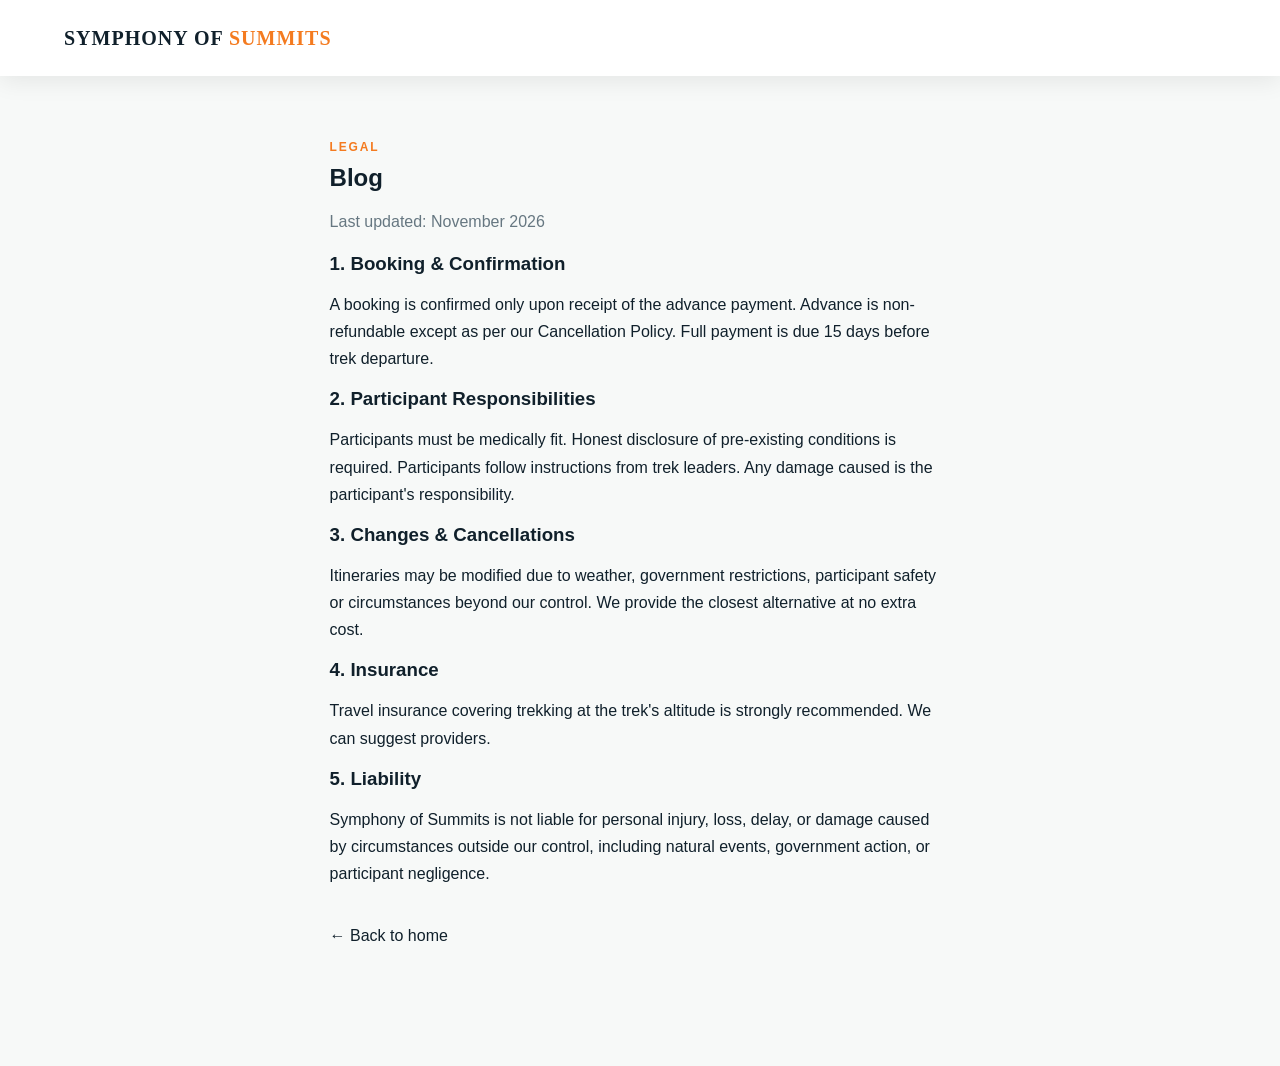
<file: frontend/pages/blog.html>
<!doctype html>
<html lang="en"><head><meta charset="utf-8"><title>Blog — Symphony of Summits</title>
<link rel="stylesheet" href="../css/style.css"><meta name="viewport" content="width=device-width,initial-scale=1"></head>
<body><nav class="nav scrolled" id="nav"><a class="logo" href="../">SYMPHONY OF <span>SUMMITS</span></a></nav>
<section style="padding-top:140px;max-width:800px;margin:auto">
<div class="kicker">Legal</div><h1>Blog</h1>
<p style="color:var(--muted);line-height:1.8">Last updated: November 2026</p>
<h3>1. Booking & Confirmation</h3>
<p style="line-height:1.7">A booking is confirmed only upon receipt of the advance payment. Advance is non-refundable except as per our Cancellation Policy. Full payment is due 15 days before trek departure.</p>
<h3>2. Participant Responsibilities</h3>
<p style="line-height:1.7">Participants must be medically fit. Honest disclosure of pre-existing conditions is required. Participants follow instructions from trek leaders. Any damage caused is the participant's responsibility.</p>
<h3>3. Changes & Cancellations</h3>
<p style="line-height:1.7">Itineraries may be modified due to weather, government restrictions, participant safety or circumstances beyond our control. We provide the closest alternative at no extra cost.</p>
<h3>4. Insurance</h3>
<p style="line-height:1.7">Travel insurance covering trekking at the trek's altitude is strongly recommended. We can suggest providers.</p>
<h3>5. Liability</h3>
<p style="line-height:1.7">Symphony of Summits is not liable for personal injury, loss, delay, or damage caused by circumstances outside our control, including natural events, government action, or participant negligence.</p>
<p style="margin-top:40px"><a href="../">← Back to home</a></p>
</section></body></html>
</file>
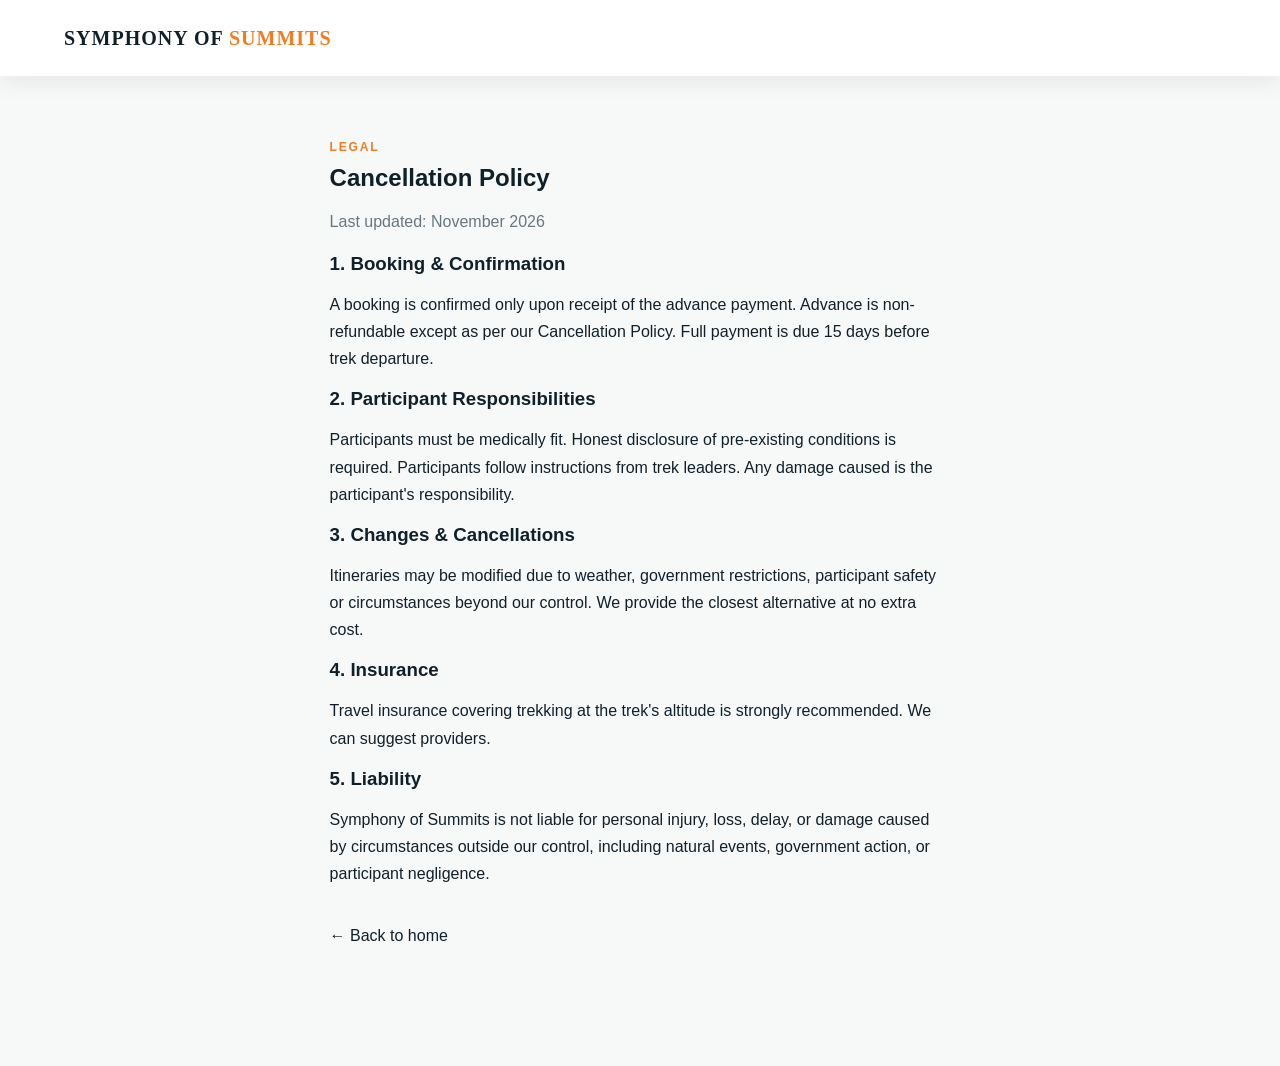
<file: frontend/pages/cancellation.html>
<!doctype html>
<html lang="en"><head><meta charset="utf-8"><title>Cancellation Policy — Symphony of Summits</title>
<link rel="stylesheet" href="../css/style.css"><meta name="viewport" content="width=device-width,initial-scale=1"></head>
<body><nav class="nav scrolled" id="nav"><a class="logo" href="../">SYMPHONY OF <span>SUMMITS</span></a></nav>
<section style="padding-top:140px;max-width:800px;margin:auto">
<div class="kicker">Legal</div><h1>Cancellation Policy</h1>
<p style="color:var(--muted);line-height:1.8">Last updated: November 2026</p>
<h3>1. Booking & Confirmation</h3>
<p style="line-height:1.7">A booking is confirmed only upon receipt of the advance payment. Advance is non-refundable except as per our Cancellation Policy. Full payment is due 15 days before trek departure.</p>
<h3>2. Participant Responsibilities</h3>
<p style="line-height:1.7">Participants must be medically fit. Honest disclosure of pre-existing conditions is required. Participants follow instructions from trek leaders. Any damage caused is the participant's responsibility.</p>
<h3>3. Changes & Cancellations</h3>
<p style="line-height:1.7">Itineraries may be modified due to weather, government restrictions, participant safety or circumstances beyond our control. We provide the closest alternative at no extra cost.</p>
<h3>4. Insurance</h3>
<p style="line-height:1.7">Travel insurance covering trekking at the trek's altitude is strongly recommended. We can suggest providers.</p>
<h3>5. Liability</h3>
<p style="line-height:1.7">Symphony of Summits is not liable for personal injury, loss, delay, or damage caused by circumstances outside our control, including natural events, government action, or participant negligence.</p>
<p style="margin-top:40px"><a href="../">← Back to home</a></p>
</section></body></html>
</file>
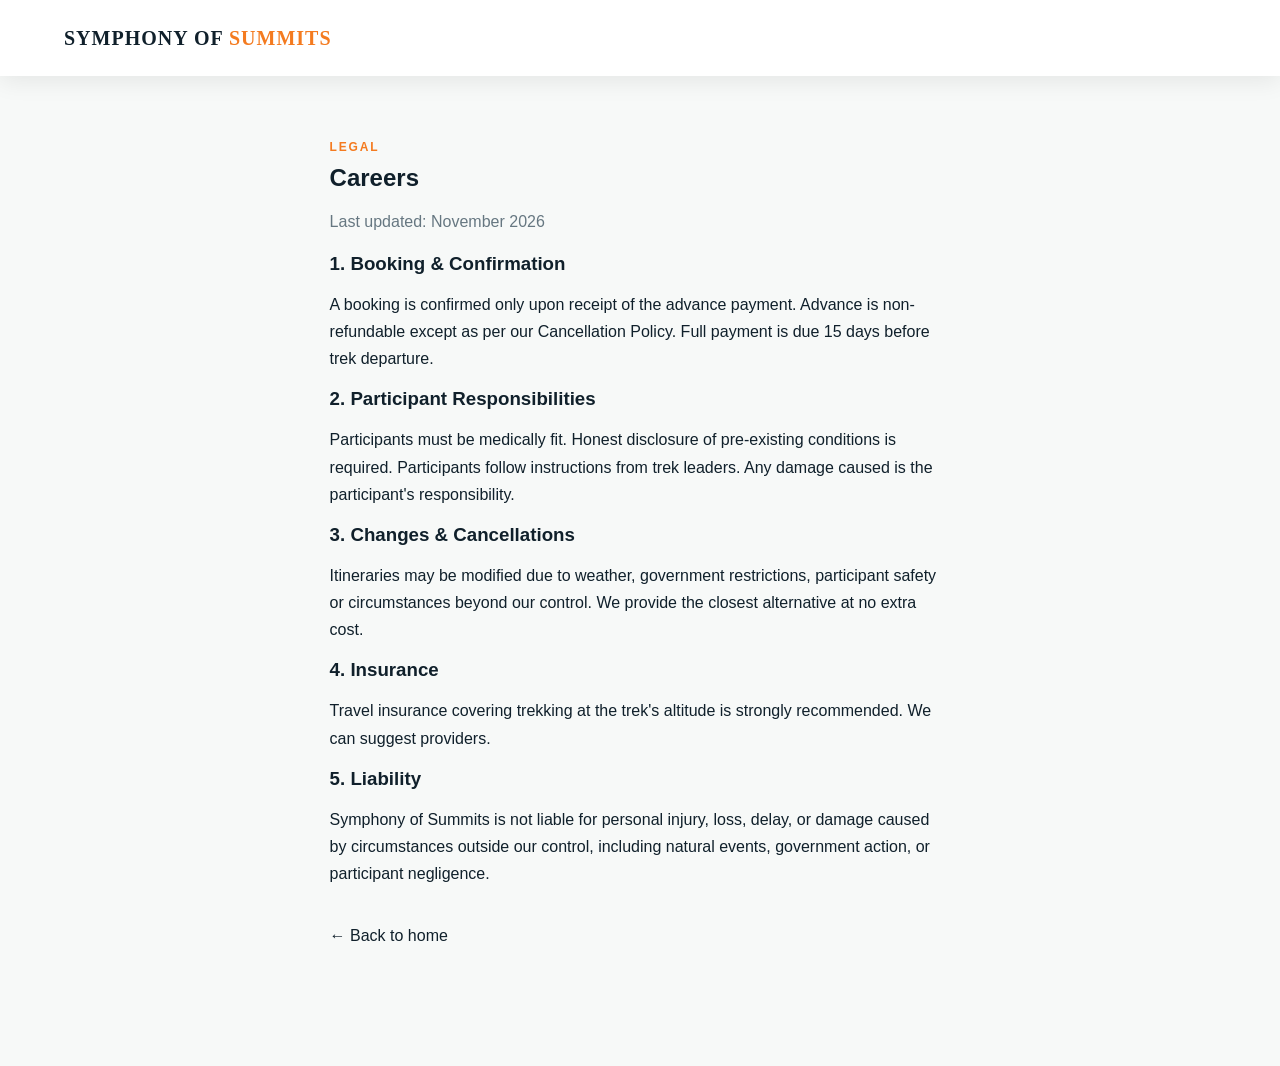
<file: frontend/pages/careers.html>
<!doctype html>
<html lang="en"><head><meta charset="utf-8"><title>Careers — Symphony of Summits</title>
<link rel="stylesheet" href="../css/style.css"><meta name="viewport" content="width=device-width,initial-scale=1"></head>
<body><nav class="nav scrolled" id="nav"><a class="logo" href="../">SYMPHONY OF <span>SUMMITS</span></a></nav>
<section style="padding-top:140px;max-width:800px;margin:auto">
<div class="kicker">Legal</div><h1>Careers</h1>
<p style="color:var(--muted);line-height:1.8">Last updated: November 2026</p>
<h3>1. Booking & Confirmation</h3>
<p style="line-height:1.7">A booking is confirmed only upon receipt of the advance payment. Advance is non-refundable except as per our Cancellation Policy. Full payment is due 15 days before trek departure.</p>
<h3>2. Participant Responsibilities</h3>
<p style="line-height:1.7">Participants must be medically fit. Honest disclosure of pre-existing conditions is required. Participants follow instructions from trek leaders. Any damage caused is the participant's responsibility.</p>
<h3>3. Changes & Cancellations</h3>
<p style="line-height:1.7">Itineraries may be modified due to weather, government restrictions, participant safety or circumstances beyond our control. We provide the closest alternative at no extra cost.</p>
<h3>4. Insurance</h3>
<p style="line-height:1.7">Travel insurance covering trekking at the trek's altitude is strongly recommended. We can suggest providers.</p>
<h3>5. Liability</h3>
<p style="line-height:1.7">Symphony of Summits is not liable for personal injury, loss, delay, or damage caused by circumstances outside our control, including natural events, government action, or participant negligence.</p>
<p style="margin-top:40px"><a href="../">← Back to home</a></p>
</section></body></html>
</file>
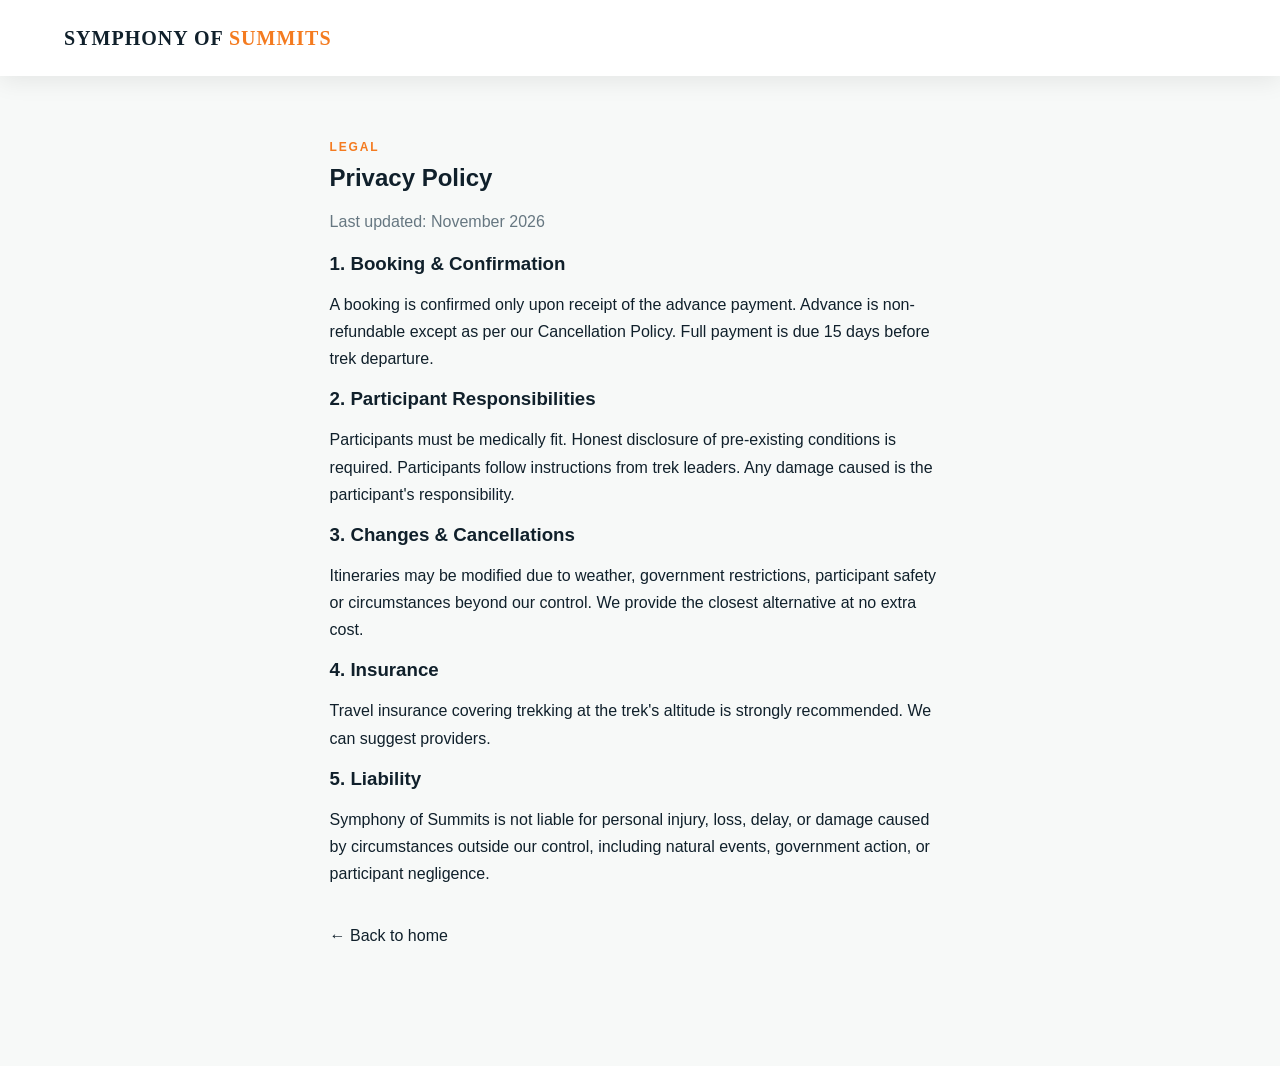
<file: frontend/pages/privacy.html>
<!doctype html>
<html lang="en"><head><meta charset="utf-8"><title>Privacy Policy — Symphony of Summits</title>
<link rel="stylesheet" href="../css/style.css"><meta name="viewport" content="width=device-width,initial-scale=1"></head>
<body><nav class="nav scrolled" id="nav"><a class="logo" href="../">SYMPHONY OF <span>SUMMITS</span></a></nav>
<section style="padding-top:140px;max-width:800px;margin:auto">
<div class="kicker">Legal</div><h1>Privacy Policy</h1>
<p style="color:var(--muted);line-height:1.8">Last updated: November 2026</p>
<h3>1. Booking & Confirmation</h3>
<p style="line-height:1.7">A booking is confirmed only upon receipt of the advance payment. Advance is non-refundable except as per our Cancellation Policy. Full payment is due 15 days before trek departure.</p>
<h3>2. Participant Responsibilities</h3>
<p style="line-height:1.7">Participants must be medically fit. Honest disclosure of pre-existing conditions is required. Participants follow instructions from trek leaders. Any damage caused is the participant's responsibility.</p>
<h3>3. Changes & Cancellations</h3>
<p style="line-height:1.7">Itineraries may be modified due to weather, government restrictions, participant safety or circumstances beyond our control. We provide the closest alternative at no extra cost.</p>
<h3>4. Insurance</h3>
<p style="line-height:1.7">Travel insurance covering trekking at the trek's altitude is strongly recommended. We can suggest providers.</p>
<h3>5. Liability</h3>
<p style="line-height:1.7">Symphony of Summits is not liable for personal injury, loss, delay, or damage caused by circumstances outside our control, including natural events, government action, or participant negligence.</p>
<p style="margin-top:40px"><a href="../">← Back to home</a></p>
</section></body></html>
</file>
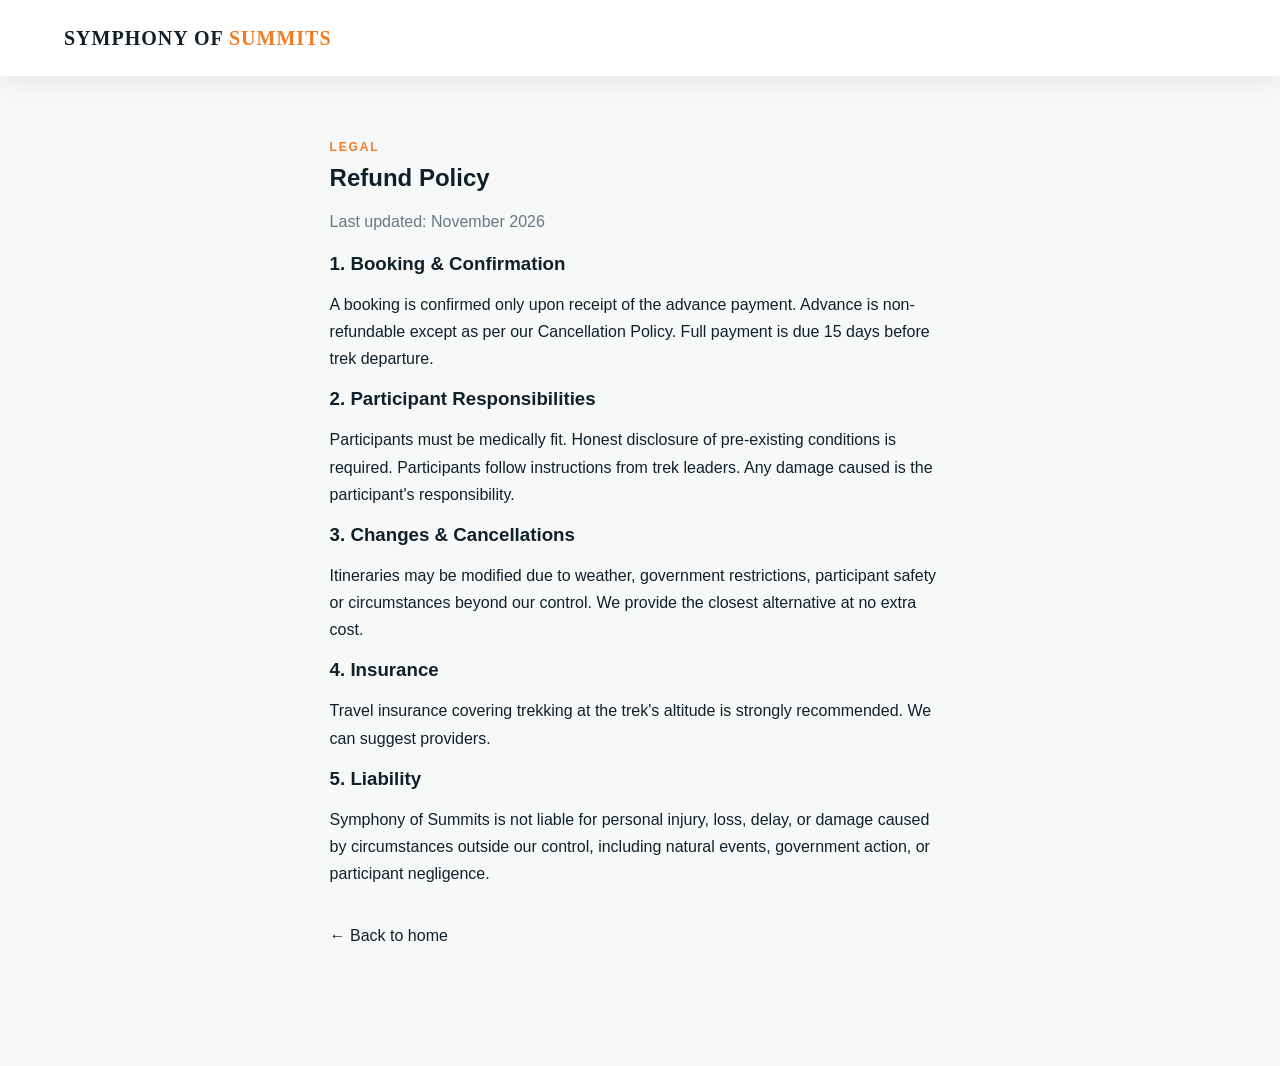
<file: frontend/pages/refund.html>
<!doctype html>
<html lang="en"><head><meta charset="utf-8"><title>Refund Policy — Symphony of Summits</title>
<link rel="stylesheet" href="../css/style.css"><meta name="viewport" content="width=device-width,initial-scale=1"></head>
<body><nav class="nav scrolled" id="nav"><a class="logo" href="../">SYMPHONY OF <span>SUMMITS</span></a></nav>
<section style="padding-top:140px;max-width:800px;margin:auto">
<div class="kicker">Legal</div><h1>Refund Policy</h1>
<p style="color:var(--muted);line-height:1.8">Last updated: November 2026</p>
<h3>1. Booking & Confirmation</h3>
<p style="line-height:1.7">A booking is confirmed only upon receipt of the advance payment. Advance is non-refundable except as per our Cancellation Policy. Full payment is due 15 days before trek departure.</p>
<h3>2. Participant Responsibilities</h3>
<p style="line-height:1.7">Participants must be medically fit. Honest disclosure of pre-existing conditions is required. Participants follow instructions from trek leaders. Any damage caused is the participant's responsibility.</p>
<h3>3. Changes & Cancellations</h3>
<p style="line-height:1.7">Itineraries may be modified due to weather, government restrictions, participant safety or circumstances beyond our control. We provide the closest alternative at no extra cost.</p>
<h3>4. Insurance</h3>
<p style="line-height:1.7">Travel insurance covering trekking at the trek's altitude is strongly recommended. We can suggest providers.</p>
<h3>5. Liability</h3>
<p style="line-height:1.7">Symphony of Summits is not liable for personal injury, loss, delay, or damage caused by circumstances outside our control, including natural events, government action, or participant negligence.</p>
<p style="margin-top:40px"><a href="../">← Back to home</a></p>
</section></body></html>
</file>
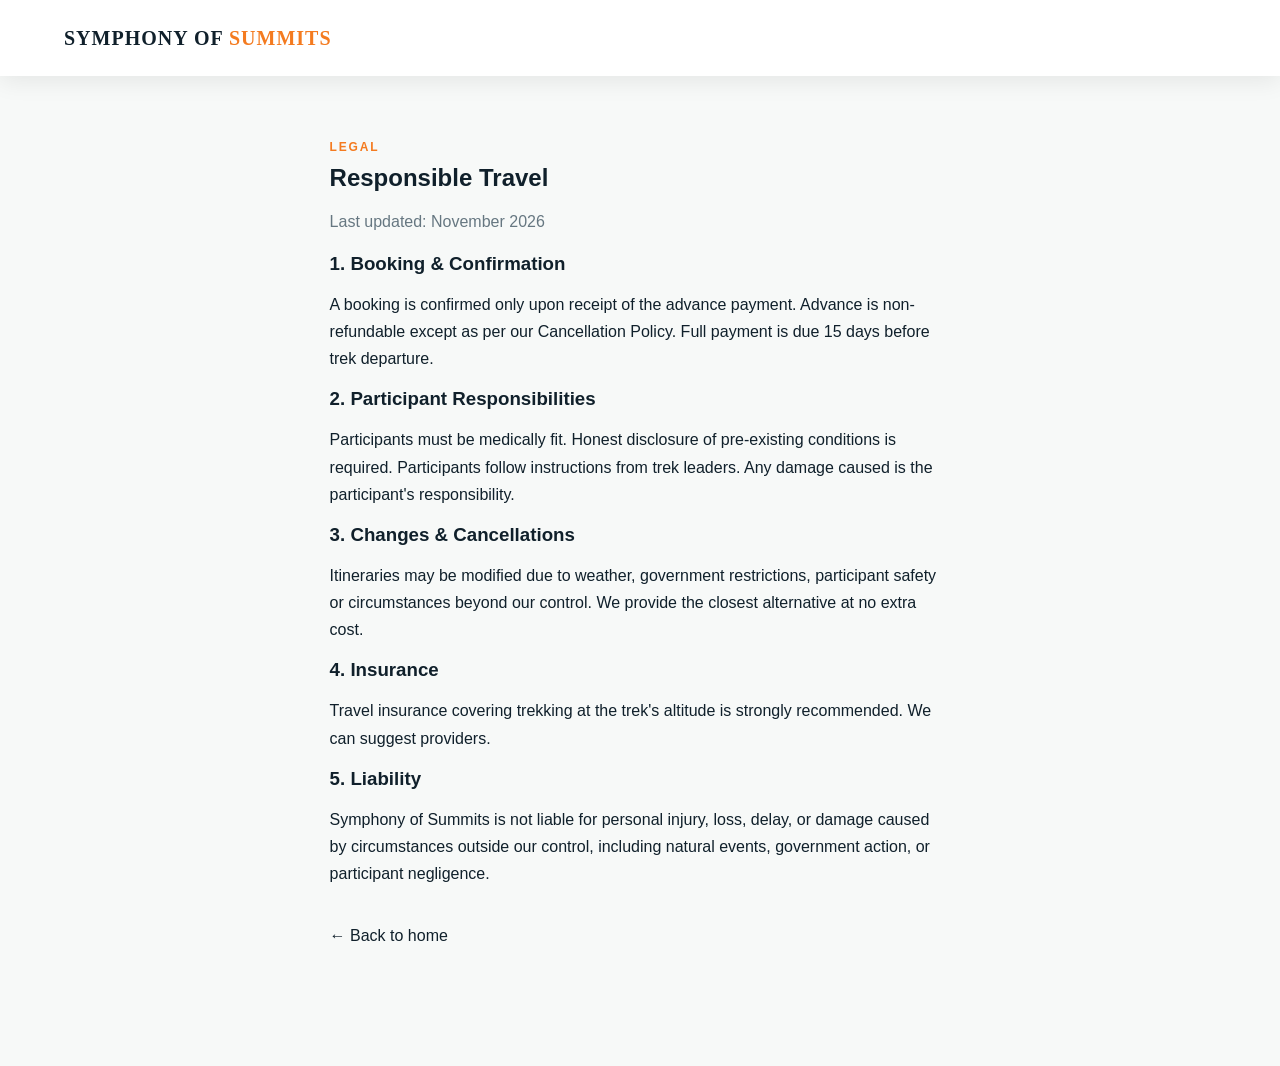
<file: frontend/pages/responsible-travel.html>
<!doctype html>
<html lang="en"><head><meta charset="utf-8"><title>Responsible Travel — Symphony of Summits</title>
<link rel="stylesheet" href="../css/style.css"><meta name="viewport" content="width=device-width,initial-scale=1"></head>
<body><nav class="nav scrolled" id="nav"><a class="logo" href="../">SYMPHONY OF <span>SUMMITS</span></a></nav>
<section style="padding-top:140px;max-width:800px;margin:auto">
<div class="kicker">Legal</div><h1>Responsible Travel</h1>
<p style="color:var(--muted);line-height:1.8">Last updated: November 2026</p>
<h3>1. Booking & Confirmation</h3>
<p style="line-height:1.7">A booking is confirmed only upon receipt of the advance payment. Advance is non-refundable except as per our Cancellation Policy. Full payment is due 15 days before trek departure.</p>
<h3>2. Participant Responsibilities</h3>
<p style="line-height:1.7">Participants must be medically fit. Honest disclosure of pre-existing conditions is required. Participants follow instructions from trek leaders. Any damage caused is the participant's responsibility.</p>
<h3>3. Changes & Cancellations</h3>
<p style="line-height:1.7">Itineraries may be modified due to weather, government restrictions, participant safety or circumstances beyond our control. We provide the closest alternative at no extra cost.</p>
<h3>4. Insurance</h3>
<p style="line-height:1.7">Travel insurance covering trekking at the trek's altitude is strongly recommended. We can suggest providers.</p>
<h3>5. Liability</h3>
<p style="line-height:1.7">Symphony of Summits is not liable for personal injury, loss, delay, or damage caused by circumstances outside our control, including natural events, government action, or participant negligence.</p>
<p style="margin-top:40px"><a href="../">← Back to home</a></p>
</section></body></html>
</file>
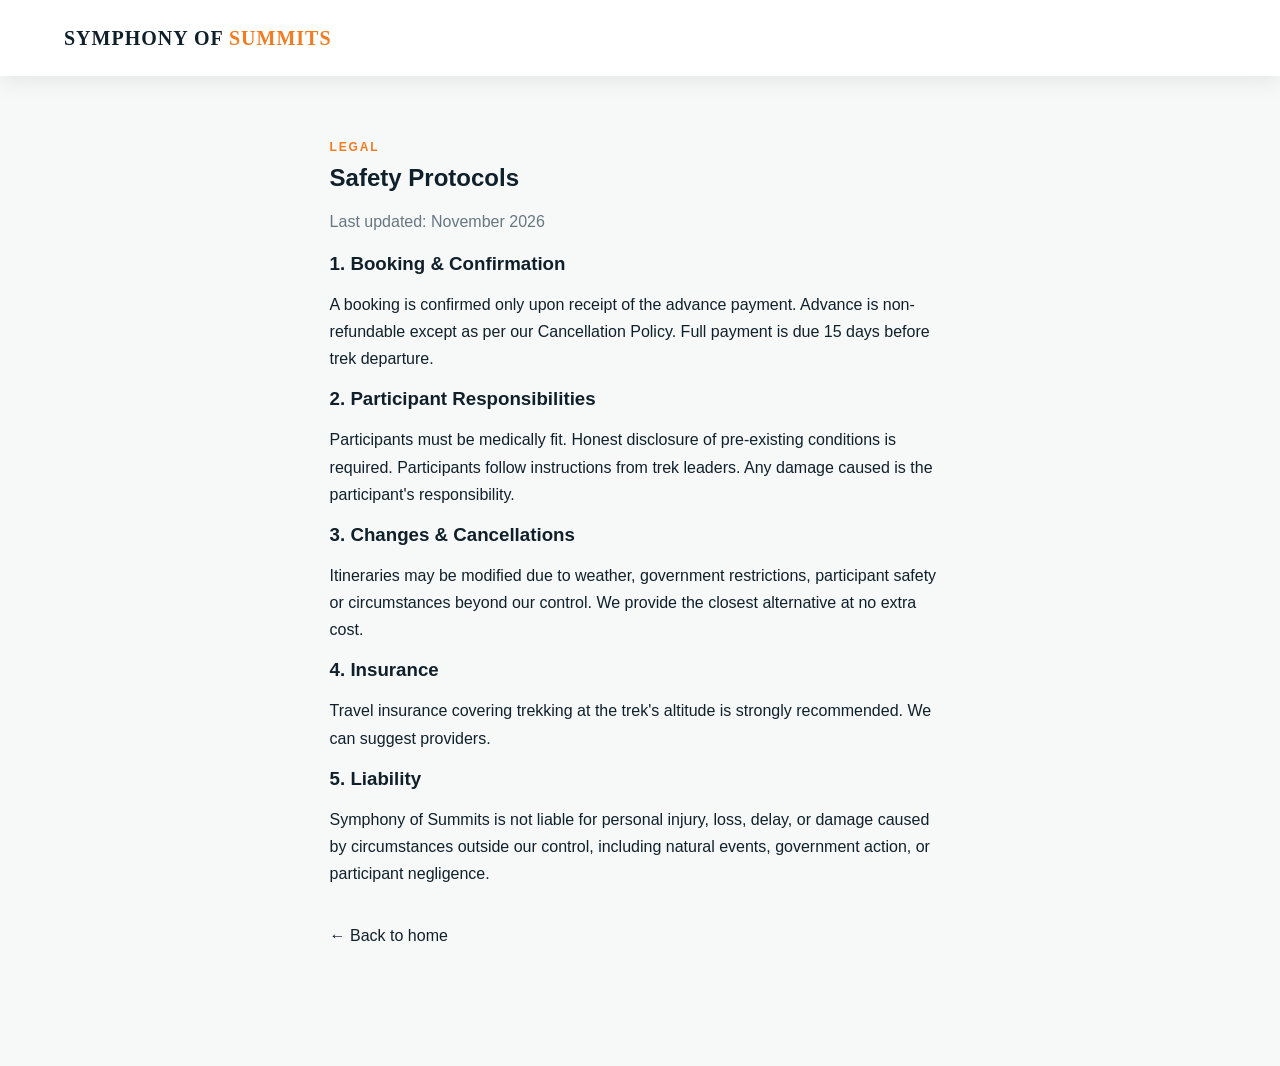
<file: frontend/pages/safety.html>
<!doctype html>
<html lang="en"><head><meta charset="utf-8"><title>Safety Protocols — Symphony of Summits</title>
<link rel="stylesheet" href="../css/style.css"><meta name="viewport" content="width=device-width,initial-scale=1"></head>
<body><nav class="nav scrolled" id="nav"><a class="logo" href="../">SYMPHONY OF <span>SUMMITS</span></a></nav>
<section style="padding-top:140px;max-width:800px;margin:auto">
<div class="kicker">Legal</div><h1>Safety Protocols</h1>
<p style="color:var(--muted);line-height:1.8">Last updated: November 2026</p>
<h3>1. Booking & Confirmation</h3>
<p style="line-height:1.7">A booking is confirmed only upon receipt of the advance payment. Advance is non-refundable except as per our Cancellation Policy. Full payment is due 15 days before trek departure.</p>
<h3>2. Participant Responsibilities</h3>
<p style="line-height:1.7">Participants must be medically fit. Honest disclosure of pre-existing conditions is required. Participants follow instructions from trek leaders. Any damage caused is the participant's responsibility.</p>
<h3>3. Changes & Cancellations</h3>
<p style="line-height:1.7">Itineraries may be modified due to weather, government restrictions, participant safety or circumstances beyond our control. We provide the closest alternative at no extra cost.</p>
<h3>4. Insurance</h3>
<p style="line-height:1.7">Travel insurance covering trekking at the trek's altitude is strongly recommended. We can suggest providers.</p>
<h3>5. Liability</h3>
<p style="line-height:1.7">Symphony of Summits is not liable for personal injury, loss, delay, or damage caused by circumstances outside our control, including natural events, government action, or participant negligence.</p>
<p style="margin-top:40px"><a href="../">← Back to home</a></p>
</section></body></html>
</file>
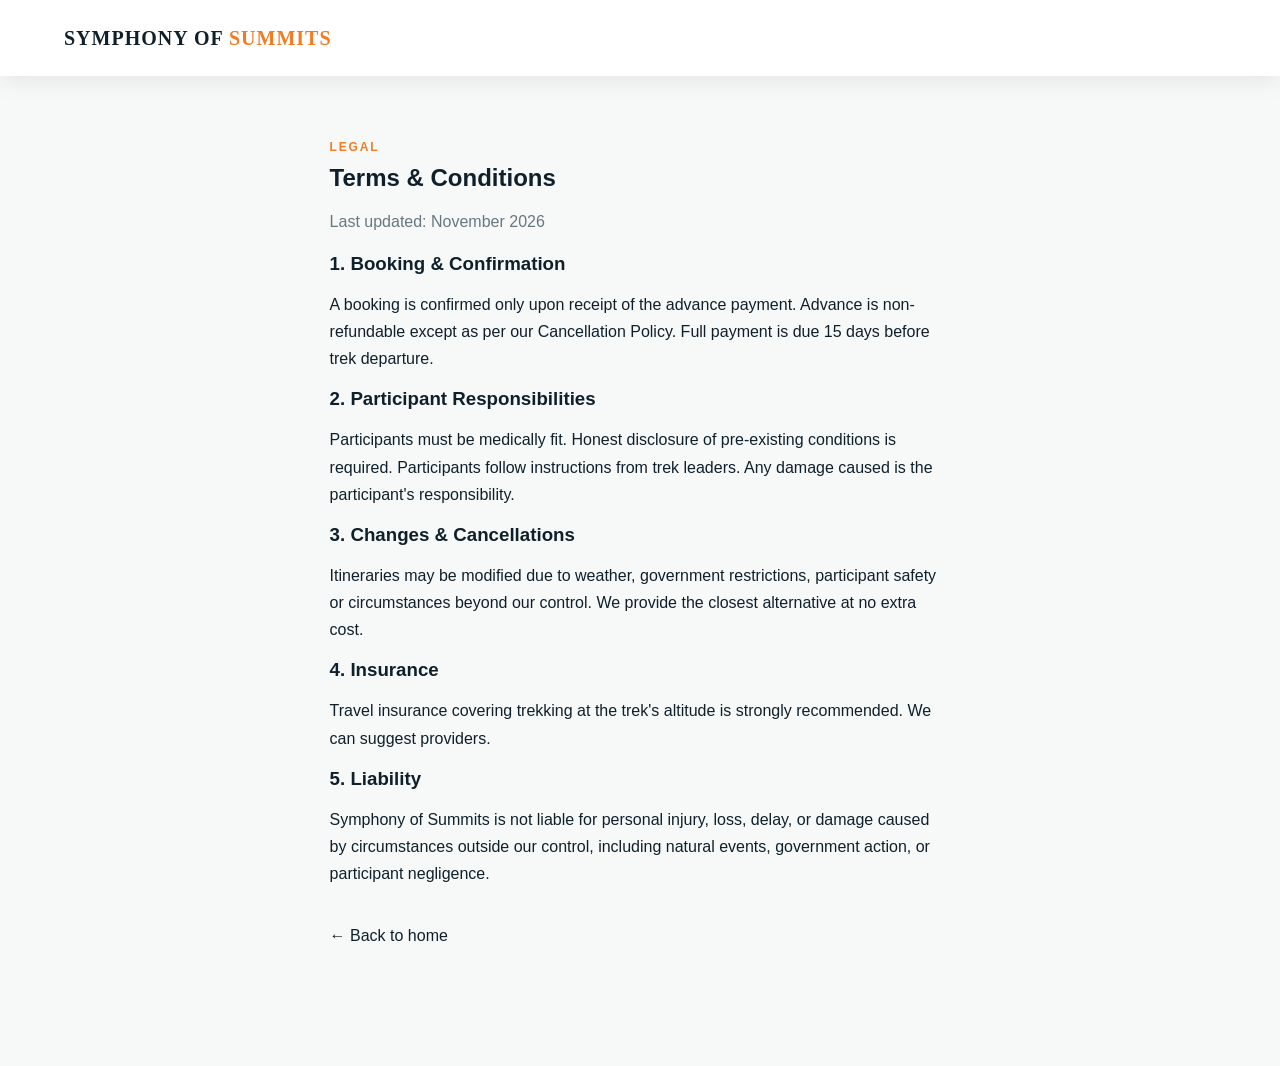
<file: frontend/pages/terms.html>
<!doctype html>
<html lang="en"><head><meta charset="utf-8"><title>Terms & Conditions — Symphony of Summits</title>
<link rel="stylesheet" href="../css/style.css"><meta name="viewport" content="width=device-width,initial-scale=1"></head>
<body><nav class="nav scrolled" id="nav"><a class="logo" href="../">SYMPHONY OF <span>SUMMITS</span></a></nav>
<section style="padding-top:140px;max-width:800px;margin:auto">
<div class="kicker">Legal</div><h1>Terms & Conditions</h1>
<p style="color:var(--muted);line-height:1.8">Last updated: November 2026</p>
<h3>1. Booking & Confirmation</h3>
<p style="line-height:1.7">A booking is confirmed only upon receipt of the advance payment. Advance is non-refundable except as per our Cancellation Policy. Full payment is due 15 days before trek departure.</p>
<h3>2. Participant Responsibilities</h3>
<p style="line-height:1.7">Participants must be medically fit. Honest disclosure of pre-existing conditions is required. Participants follow instructions from trek leaders. Any damage caused is the participant's responsibility.</p>
<h3>3. Changes & Cancellations</h3>
<p style="line-height:1.7">Itineraries may be modified due to weather, government restrictions, participant safety or circumstances beyond our control. We provide the closest alternative at no extra cost.</p>
<h3>4. Insurance</h3>
<p style="line-height:1.7">Travel insurance covering trekking at the trek's altitude is strongly recommended. We can suggest providers.</p>
<h3>5. Liability</h3>
<p style="line-height:1.7">Symphony of Summits is not liable for personal injury, loss, delay, or damage caused by circumstances outside our control, including natural events, government action, or participant negligence.</p>
<p style="margin-top:40px"><a href="../">← Back to home</a></p>
</section></body></html>
</file>
<file: frontend/css/style.css>
/* ================================================================
   SYMPHONY OF SUMMITS — site stylesheet
   ================================================================ */
:root {
  --blue: #075b8e;
  --blue2: #0b7eb8;
  --orange: #f47b20;
  --ink: #10202b;
  --muted: #667781;
  --paper: #f7f9f8;
  --white: #fff;
  --line: #e4ebee;
  --wa: #25d366;
  --shadow: 0 18px 50px rgba(13, 38, 52, .11);
}

* { box-sizing: border-box; }
html { scroll-behavior: smooth; }
body {
  margin: 0;
  font-family: "DM Sans", -apple-system, BlinkMacSystemFont, sans-serif;
  color: var(--ink);
  background: var(--paper);
  overflow-x: hidden;
}
h1, h2, h3, h4 { font-family: Manrope, sans-serif; margin: 0; }
a { text-decoration: none; color: inherit; }
img { max-width: 100%; display: block; }

/* ----- NAV ----- */
.nav {
  position: fixed; z-index: 20; top: 0; left: 0; right: 0; height: 76px;
  display: flex; align-items: center; justify-content: space-between;
  padding: 0 5vw; color: #fff;
  background: linear-gradient(180deg, rgba(3, 22, 33, .72), transparent);
  transition: .25s;
}
.nav.scrolled { background: rgba(255, 255, 255, .96); color: var(--ink); box-shadow: 0 5px 25px rgba(0, 0, 0, .08); }
.logo { font: 800 20px Manrope; letter-spacing: .05em; }
.logo span { color: var(--orange); }
.links { display: flex; gap: 24px; font-size: 14px; font-weight: 600; }
.links a { position: relative; }
.links a::after {
  content: ""; position: absolute; left: 0; bottom: -4px; height: 2px; width: 0;
  background: var(--orange); transition: width .2s;
}
.links a:hover::after { width: 100%; }
.nav-actions { display: flex; gap: 10px; align-items: center; }
.pill {
  border: 1px solid rgba(255, 255, 255, .5); padding: 9px 13px; border-radius: 999px;
  font-size: 13px; background: transparent; color: inherit; cursor: pointer;
}
.scrolled .pill { border-color: var(--line); }
.btn {
  display: inline-flex; align-items: center; justify-content: center;
  border: 0; border-radius: 999px; padding: 13px 21px; background: var(--orange);
  color: #fff; font-weight: 700; cursor: pointer; font-family: inherit; font-size: 14px;
  transition: transform .15s, box-shadow .15s;
}
.btn:hover { transform: translateY(-2px); box-shadow: 0 10px 30px rgba(244, 123, 32, .35); }
.btn.blue { background: var(--blue); }
.btn.blue:hover { box-shadow: 0 10px 30px rgba(7, 91, 142, .35); }
.btn.ghost { background: transparent; border: 1px solid currentColor; }

/* ----- HERO ----- */
.hero {
  min-height: 780px; height: auto; position: relative; overflow: hidden; color: #fff; background: #123;
}
.hero::before {
  content: ""; position: absolute; inset: 0;
  background:
    linear-gradient(90deg, rgba(2, 20, 30, .78), rgba(2, 20, 30, .18)),
    linear-gradient(0deg, rgba(2, 20, 30, .55), transparent 55%),
    url("https://images.unsplash.com/photo-1544735716-392fe2489ffa?auto=format&fit=crop&w=2200&q=85") center/cover;
}
.hero-content { position: relative; z-index: 2; max-width: 850px; padding: 210px 7vw 130px; }
.eyebrow {
  font-size: 12px; letter-spacing: .18em; text-transform: uppercase; font-weight: 700;
  color: #ffd2b0; margin-bottom: 18px;
}
.hero h1 {
  font-size: clamp(50px, 7vw, 100px); line-height: .92; letter-spacing: -.055em; max-width: 820px;
}
.hero p {
  font-size: 20px; max-width: 560px; line-height: 1.55; color: #e7eef1; margin: 25px 0 32px;
}
.hero-buttons { display: flex; gap: 12px; flex-wrap: wrap; }
.scroll {
  display: none; /* hidden: overlapped the buttons and search bar */
  position: absolute; bottom: 110px; right: 7vw;
  font-size: 12px; letter-spacing: .16em; text-transform: uppercase; opacity: .75;
}

/* ----- SEARCHBAR ----- */
.searchbar {
  position: relative; z-index: 4; margin: -45px auto 0; width: min(1100px, 90%);
  background: #fff; border-radius: 18px; box-shadow: var(--shadow); padding: 14px;
  display: grid; grid-template-columns: 1.1fr 1fr 1fr auto; gap: 8px;
}
.field {
  padding: 14px 15px; border: 1px solid var(--line); border-radius: 12px; background: #fbfcfc;
}
.field small { display: block; color: var(--muted); font-size: 11px; margin-bottom: 4px; }
.field strong { font-size: 14px; }
.field select {
  border: 0; background: none; font: inherit; font-weight: 700; outline: none; width: 100%;
}

/* ----- SECTIONS ----- */
section { padding: 105px 7vw; }
.section-head {
  display: flex; justify-content: space-between; align-items: end; gap: 30px; margin-bottom: 36px;
}
.section-head p { max-width: 540px; color: var(--muted); line-height: 1.6; }
.kicker {
  color: var(--orange); font-weight: 800; font-size: 12px; text-transform: uppercase;
  letter-spacing: .15em; margin-bottom: 10px;
}

/* ----- CATEGORY CHIPS (trekupindia-style) ----- */
.chips { display: flex; gap: 10px; flex-wrap: wrap; margin-bottom: 32px; }
.chip {
  padding: 10px 18px; border-radius: 999px; border: 1px solid var(--line);
  background: #fff; cursor: pointer; font: inherit; font-size: 13px; font-weight: 600;
  color: var(--ink); transition: .15s;
}
.chip:hover { border-color: var(--orange); color: var(--orange); }
.chip.active { background: var(--ink); color: #fff; border-color: var(--ink); }

/* ----- TRIP GRID ----- */
.grid { display: grid; grid-template-columns: repeat(3, 1fr); gap: 22px; }
.card {
  background: #fff; border-radius: 20px; overflow: hidden;
  box-shadow: 0 8px 30px rgba(18, 47, 61, .06); border: 1px solid #edf1f2;
  transition: transform .2s, box-shadow .2s;
}
.card:hover { transform: translateY(-4px); box-shadow: 0 20px 50px rgba(18, 47, 61, .12); }
.trip-img {
  height: 260px; background-size: cover; background-position: center; position: relative;
}
.badge {
  position: absolute; top: 15px; left: 15px; background: rgba(255, 255, 255, .94);
  padding: 7px 10px; border-radius: 999px; font-size: 11px; font-weight: 800;
}
.badge.hot { background: var(--orange); color: #fff; }
.badge.few { background: #ff5a5a; color: #fff; }
.card-body { padding: 22px; }
.meta { display: flex; gap: 10px; color: var(--muted); font-size: 12px; margin: 9px 0 15px; }
.meta span::after { content: " ·"; }
.meta span:last-child::after { content: ""; }
.price {
  display: flex; justify-content: space-between; align-items: center;
  border-top: 1px solid var(--line); padding-top: 16px; margin-top: 14px;
}
.price strong { font-size: 18px; }
.price small { color: var(--muted); font-size: 11px; display: block; }
.arrow {
  width: 40px; height: 40px; border-radius: 50%; background: #eef6fa;
  display: grid; place-items: center; color: var(--blue); font-weight: 800;
  border: 0; cursor: pointer; transition: .2s;
}
.arrow:hover { background: var(--blue); color: #fff; }

/* ----- DEPARTURES (TrekUpIndia-style batches list) ----- */
.departures { display: flex; flex-direction: column; gap: 10px; margin-top: 14px; font-size: 12px; }
.dep-row {
  display: flex; justify-content: space-between; align-items: center;
  padding: 8px 10px; border-radius: 8px; background: #f6fafc;
}
.dep-row .status.open { color: #0d8a3c; font-weight: 700; }
.dep-row .status.filling { color: var(--orange); font-weight: 700; }
.dep-row .status.few { color: #d53030; font-weight: 700; }

/* ----- DESTINATIONS ----- */
.destinations { background: #fff; }
.dest-grid {
  display: grid; grid-template-columns: 2fr 1fr 1fr;
  grid-template-rows: 240px 240px; gap: 14px;
}
.dest {
  position: relative; border-radius: 20px; overflow: hidden;
  background-size: cover; background-position: center; color: #fff;
  cursor: pointer; transition: transform .25s;
}
.dest:hover { transform: scale(1.015); }
.dest:first-child { grid-row: span 2; }
.dest::after {
  content: ""; position: absolute; inset: 0;
  background: linear-gradient(0deg, rgba(2, 19, 28, .72), transparent 60%);
}
.dest > div { position: absolute; z-index: 1; left: 20px; bottom: 18px; }
.dest h3 { font-size: 24px; }
.dest small { opacity: .85; }

/* ----- EXPEDITIONS ----- */
.expeditions { background: #0a202c; color: #fff; }
.exp-grid { display: grid; grid-template-columns: 1.35fr .65fr; gap: 24px; }
.exp-feature {
  min-height: 560px; border-radius: 24px; overflow: hidden;
  background: url("https://images.unsplash.com/photo-1519681393784-d120267933ba?auto=format&fit=crop&w=1600&q=85") center/cover;
  position: relative;
}
.exp-feature::after {
  content: ""; position: absolute; inset: 0;
  background: linear-gradient(0deg, rgba(0, 8, 13, .9), transparent 65%);
}
.exp-content { position: absolute; z-index: 1; left: 32px; right: 32px; bottom: 32px; }
.exp-content h3 { font-size: 42px; }
.exp-side { display: grid; gap: 16px; }
.exp-mini {
  border: 1px solid rgba(255, 255, 255, .14); border-radius: 20px;
  padding: 26px; background: rgba(255, 255, 255, .04);
}
.exp-mini h4 { font-size: 20px; margin-bottom: 8px; }
.exp-mini p { color: #b9c9d0; line-height: 1.5; font-size: 14px; }

/* ----- GEAR RENTAL ----- */
.gear { background: #fff; }
.gear-grid { display: grid; grid-template-columns: repeat(4, 1fr); gap: 20px; }
.gear-card {
  border: 1px solid var(--line); border-radius: 16px; padding: 20px;
  text-align: center; cursor: pointer; transition: .2s; background: #fff;
}
.gear-card:hover { border-color: var(--orange); transform: translateY(-3px); box-shadow: var(--shadow); }
.gear-icon {
  width: 60px; height: 60px; border-radius: 50%; background: #fef1e6;
  display: grid; place-items: center; margin: 0 auto 14px; font-size: 28px;
}
.gear-card h4 { font-size: 16px; margin-bottom: 6px; }
.gear-card .rent { color: var(--orange); font-weight: 800; font-size: 18px; margin-top: 10px; }
.gear-card .rent small { color: var(--muted); font-weight: 400; font-size: 11px; display: block; }

/* ----- PILGRIMAGE ----- */
.pilgrimage {
  background: linear-gradient(135deg, #fef1e6 0%, #fff 100%);
}
.pilg-grid { display: grid; grid-template-columns: repeat(2, 1fr); gap: 24px; }
.pilg-card {
  background: #fff; border-radius: 24px; overflow: hidden; display: grid;
  grid-template-columns: 1fr 1.4fr; box-shadow: var(--shadow);
}
.pilg-img { background-size: cover; background-position: center; min-height: 220px; }
.pilg-body { padding: 28px; }
.pilg-body h3 { font-size: 24px; margin-bottom: 8px; }
.pilg-body p { color: var(--muted); line-height: 1.5; font-size: 14px; margin: 10px 0 14px; }

/* ----- SOCIAL / STORIES ----- */
.social { display: grid; grid-template-columns: 1fr 1.5fr; gap: 50px; align-items: start; }
.feed { display: grid; grid-template-columns: repeat(2, 1fr); gap: 14px; }
.post {
  border-radius: 18px; overflow: hidden; background: #fff; border: 1px solid var(--line);
  transition: transform .2s;
}
.post:hover { transform: translateY(-3px); }
.post img { width: 100%; height: 230px; object-fit: cover; }
.post-body { padding: 15px; }
.post-body small { color: var(--muted); font-size: 11px; font-weight: 700; letter-spacing: .08em; }
.post-body p { font-size: 14px; line-height: 1.5; margin: 8px 0 0; }

/* ----- QUOTE FORM ----- */
.quote { background: linear-gradient(135deg, #eaf5f9, #fff); }
.quote-box {
  max-width: 950px; margin: auto; background: #fff; border: 1px solid var(--line);
  border-radius: 26px; padding: 36px; box-shadow: var(--shadow);
}
.form { display: grid; grid-template-columns: 1fr 1fr; gap: 13px; margin-top: 25px; }
.form input, .form select, .form textarea {
  width: 100%; padding: 14px; border: 1px solid var(--line); border-radius: 10px;
  font: inherit; background: #fff;
}
.form input:focus, .form select:focus, .form textarea:focus {
  outline: 2px solid var(--orange); border-color: var(--orange);
}
.form textarea { min-height: 120px; grid-column: 1/-1; resize: vertical; }
.form .full { grid-column: 1/-1; }

/* ----- ABOUT ----- */
.about { display: grid; grid-template-columns: 1fr 1fr; gap: 70px; align-items: center; }
.about-img {
  height: 550px; border-radius: 25px;
  background: url("https://images.unsplash.com/photo-1464822759023-fed622ff2c3b?auto=format&fit=crop&w=1300&q=85") center/cover;
}
.stats { display: grid; grid-template-columns: 1fr 1fr; gap: 14px; margin-top: 30px; }
.stat {
  padding: 18px; border: 1px solid var(--line); border-radius: 15px; background: #fff;
}
.stat strong { display: block; font-size: 28px; color: var(--blue); }

/* ----- INSTAGRAM RIGHT RAIL ----- */
.ig-rail {
  position: fixed; top: 50%; right: 20px; transform: translateY(-50%);
  width: 240px; z-index: 15; background: #fff; border: 1px solid var(--line);
  border-radius: 18px; padding: 14px; box-shadow: var(--shadow);
  max-height: 70vh; overflow-y: auto;
}
.ig-rail h5 {
  font-size: 12px; letter-spacing: .12em; text-transform: uppercase;
  color: var(--muted); margin-bottom: 12px; display: flex; align-items: center; gap: 6px;
}
.ig-rail h5::before { content: "📷"; }
.ig-rail .ig-thumb {
  width: 100%; height: 180px; object-fit: cover; border-radius: 10px;
  margin-bottom: 8px; cursor: pointer; transition: .2s;
}
.ig-rail .ig-thumb:hover { opacity: .85; }
.ig-rail .ig-close {
  position: absolute; top: 10px; right: 10px; border: 0; background: #eef2f4;
  width: 24px; height: 24px; border-radius: 50%; cursor: pointer; font-size: 14px;
}

/* ----- FLOATING WHATSAPP ----- */
.wa-float {
  position: fixed; bottom: 24px; right: 24px; z-index: 30;
  width: 60px; height: 60px; border-radius: 50%;
  background: var(--wa); color: #fff; display: grid; place-items: center;
  box-shadow: 0 10px 40px rgba(37, 211, 102, .4);
  text-decoration: none; animation: pulse 2.5s infinite;
  transition: transform .2s;
}
.wa-float:hover { transform: scale(1.1); }
.wa-float svg { width: 32px; height: 32px; }
@keyframes pulse {
  0% { box-shadow: 0 0 0 0 rgba(37, 211, 102, .55); }
  70% { box-shadow: 0 0 0 20px rgba(37, 211, 102, 0); }
  100% { box-shadow: 0 0 0 0 rgba(37, 211, 102, 0); }
}

/* ----- FOOTER (trekthehimalayas-style — rich, trust-focused) ----- */
footer {
  background: #071923; color: #c8d4d9; padding: 70px 7vw 30px;
}
.footgrid {
  display: grid; grid-template-columns: 2fr 1fr 1fr 1fr 1.2fr; gap: 40px;
}
.footgrid h4 { color: #fff; margin-bottom: 15px; font-size: 15px; }
.footgrid a { display: block; margin: 9px 0; font-size: 13px; color: #c8d4d9; }
.footgrid a:hover { color: var(--orange); }
.foot-badges {
  display: flex; gap: 14px; margin-top: 18px; padding: 20px; background: rgba(255, 255, 255, .04);
  border-radius: 14px; border: 1px solid rgba(255, 255, 255, .06);
  justify-content: center; align-items: center; flex-wrap: wrap;
}
.foot-badges span {
  font-size: 11px; color: #9bb0b8; display: flex; align-items: center; gap: 6px;
}
.foot-badges span::before { content: "✓"; color: #4ade80; font-weight: 800; }
.disclaimer {
  font-size: 11px; color: #7a8c94; line-height: 1.7; margin: 24px 0;
  padding: 20px; background: rgba(255, 255, 255, .03); border-radius: 10px;
  border-left: 3px solid var(--orange);
}
.copyright {
  border-top: 1px solid rgba(255, 255, 255, .1); margin-top: 30px; padding-top: 20px;
  font-size: 12px; color: #82959e; display: flex; justify-content: space-between;
}

/* ----- MODAL ----- */
.modal {
  position: fixed; inset: 0; background: rgba(0, 0, 0, .55);
  display: none; place-items: center; z-index: 50; padding: 20px;
}
.modal.open { display: grid; }
.modal-card {
  width: min(650px, 100%); background: #fff; border-radius: 22px; padding: 30px;
  position: relative; max-height: 90vh; overflow-y: auto;
}
.close {
  position: absolute; right: 18px; top: 15px; border: 0; background: none;
  font-size: 25px; cursor: pointer; color: var(--muted);
}

/* ----- QR MODAL (payment) ----- */
.qr-modal {
  text-align: center;
}
.qr-modal .qr-amount {
  font-size: 32px; font-weight: 800; color: var(--ink); margin: 10px 0;
}
.qr-modal .qr-img {
  width: 240px; height: 240px; margin: 20px auto; display: block;
  border: 10px solid #fff; border-radius: 12px; box-shadow: var(--shadow);
}
.qr-modal .vpa {
  background: #f0f4f6; padding: 10px 16px; border-radius: 999px;
  font-family: monospace; font-size: 13px; display: inline-block;
  margin: 10px auto; color: var(--ink);
}
.qr-modal .instructions {
  background: #fff8ec; border-left: 3px solid var(--orange); padding: 14px;
  text-align: left; border-radius: 8px; margin: 20px 0; font-size: 13px; line-height: 1.6;
}
.utr-input {
  width: 100%; padding: 14px; text-align: center; letter-spacing: .1em;
  border: 2px solid var(--line); border-radius: 10px; font: 700 16px monospace;
}

/* ----- TOAST ----- */
.toast {
  position: fixed; right: 22px; bottom: 100px; background: #102a38;
  color: #fff; padding: 14px 18px; border-radius: 12px; display: none; z-index: 60;
  max-width: 320px;
}
.toast.show { display: block; animation: slideup .3s; }
@keyframes slideup { from { transform: translateY(10px); opacity: 0; } to { transform: translateY(0); opacity: 1; } }

/* ----- RESPONSIVE ----- */
@media (max-width: 1100px) {
  .ig-rail { display: none; }
}
@media (max-width: 900px) {
  .links { display: none; }
  .nav { padding: 0 5vw; }
  .searchbar { grid-template-columns: 1fr 1fr; }
  .grid, .gear-grid, .pilg-grid { grid-template-columns: 1fr 1fr; }
  .dest-grid { grid-template-columns: 1fr 1fr; grid-template-rows: 250px 180px; }
  .dest:first-child { grid-row: auto; }
  .exp-grid, .social, .about { grid-template-columns: 1fr; }
  .footgrid { grid-template-columns: 1fr 1fr; }
  .hero { min-height: 720px; }
  .hero-content { padding-top: 180px; }
  .pilg-card { grid-template-columns: 1fr; }
}
@media (max-width: 600px) {
  section { padding: 75px 5vw; }
  .searchbar { grid-template-columns: 1fr; margin-top: -30px; }
  .grid, .gear-grid, .feed, .form, .stats { grid-template-columns: 1fr; }
  .hero h1 { font-size: 52px; }
  .hero p { font-size: 17px; }
  .dest-grid { display: flex; overflow: auto; }
  .dest { min-width: 75vw; height: 250px; }
  .exp-feature { min-height: 430px; }
  .exp-content h3 { font-size: 30px; }
  .footgrid { grid-template-columns: 1fr; }
  .copyright { display: block; }
  .copyright span { display: block; margin-top: 8px; }
}
</file>
